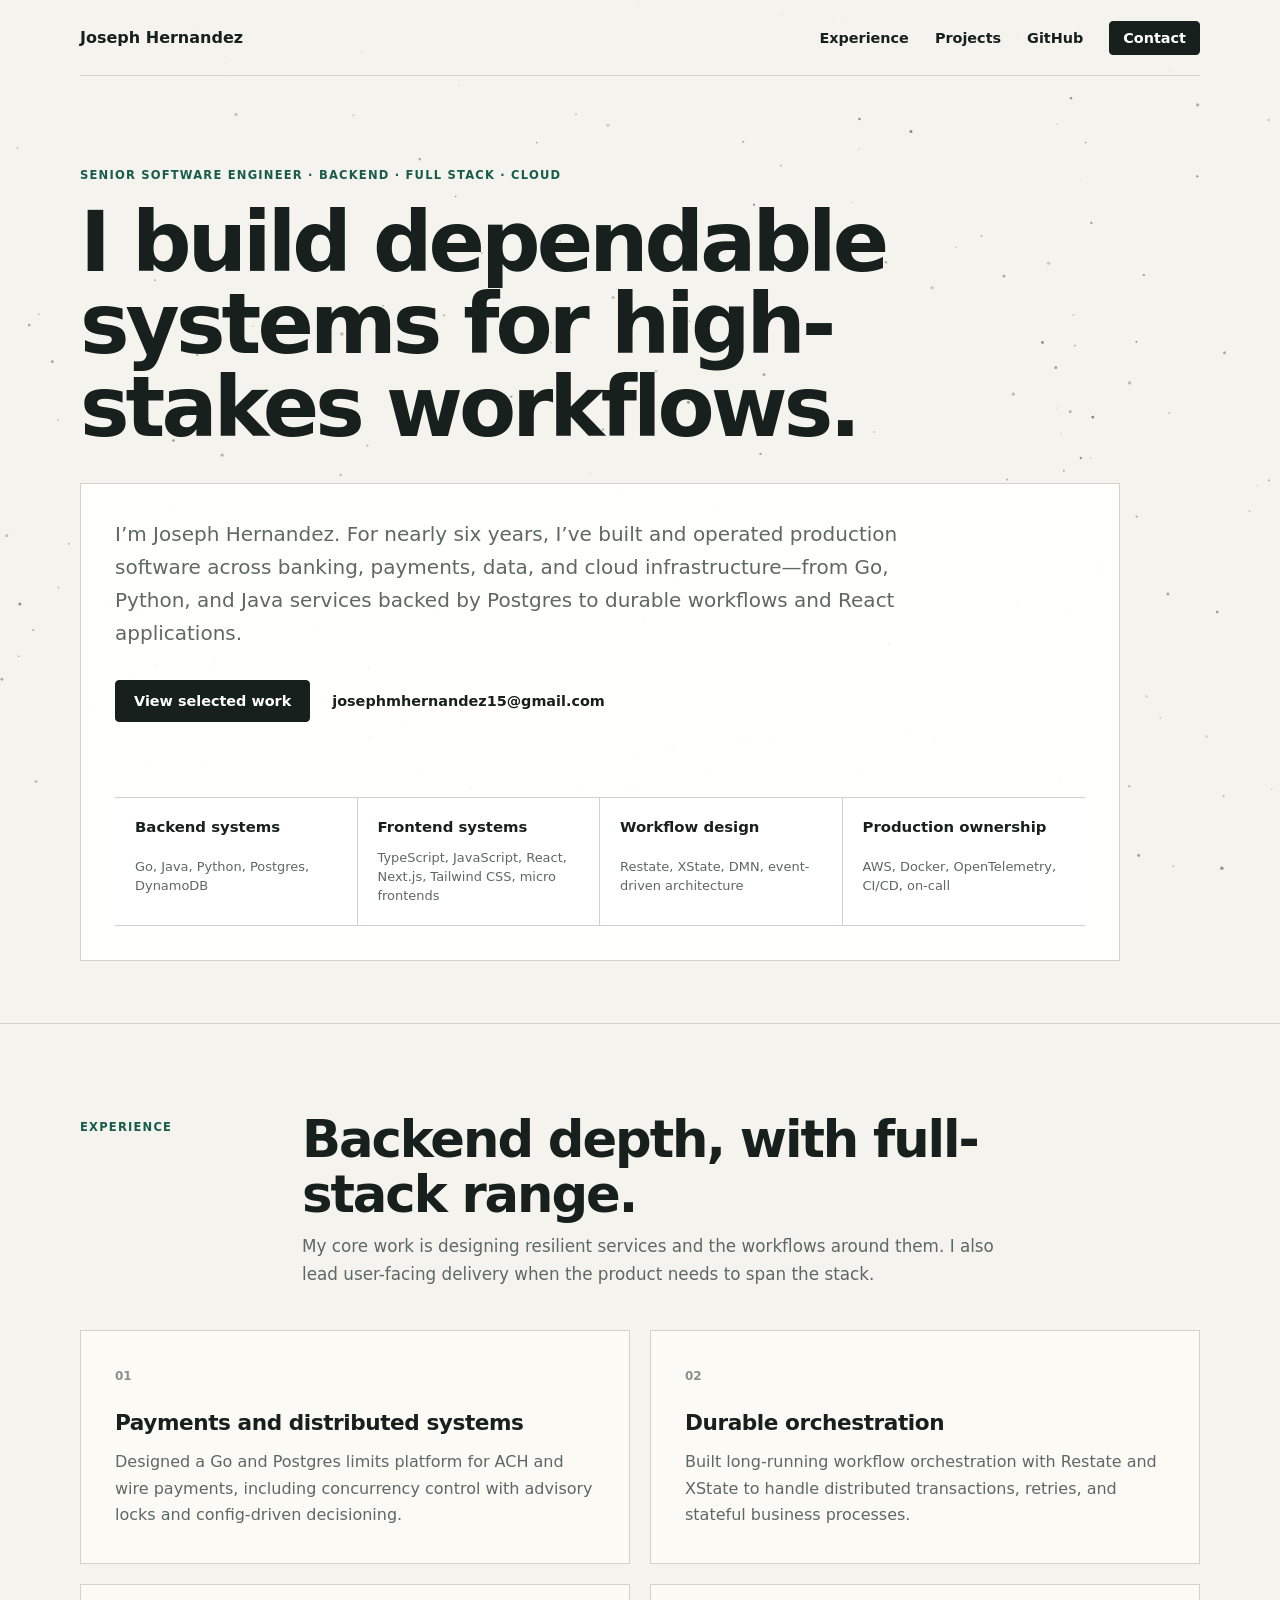
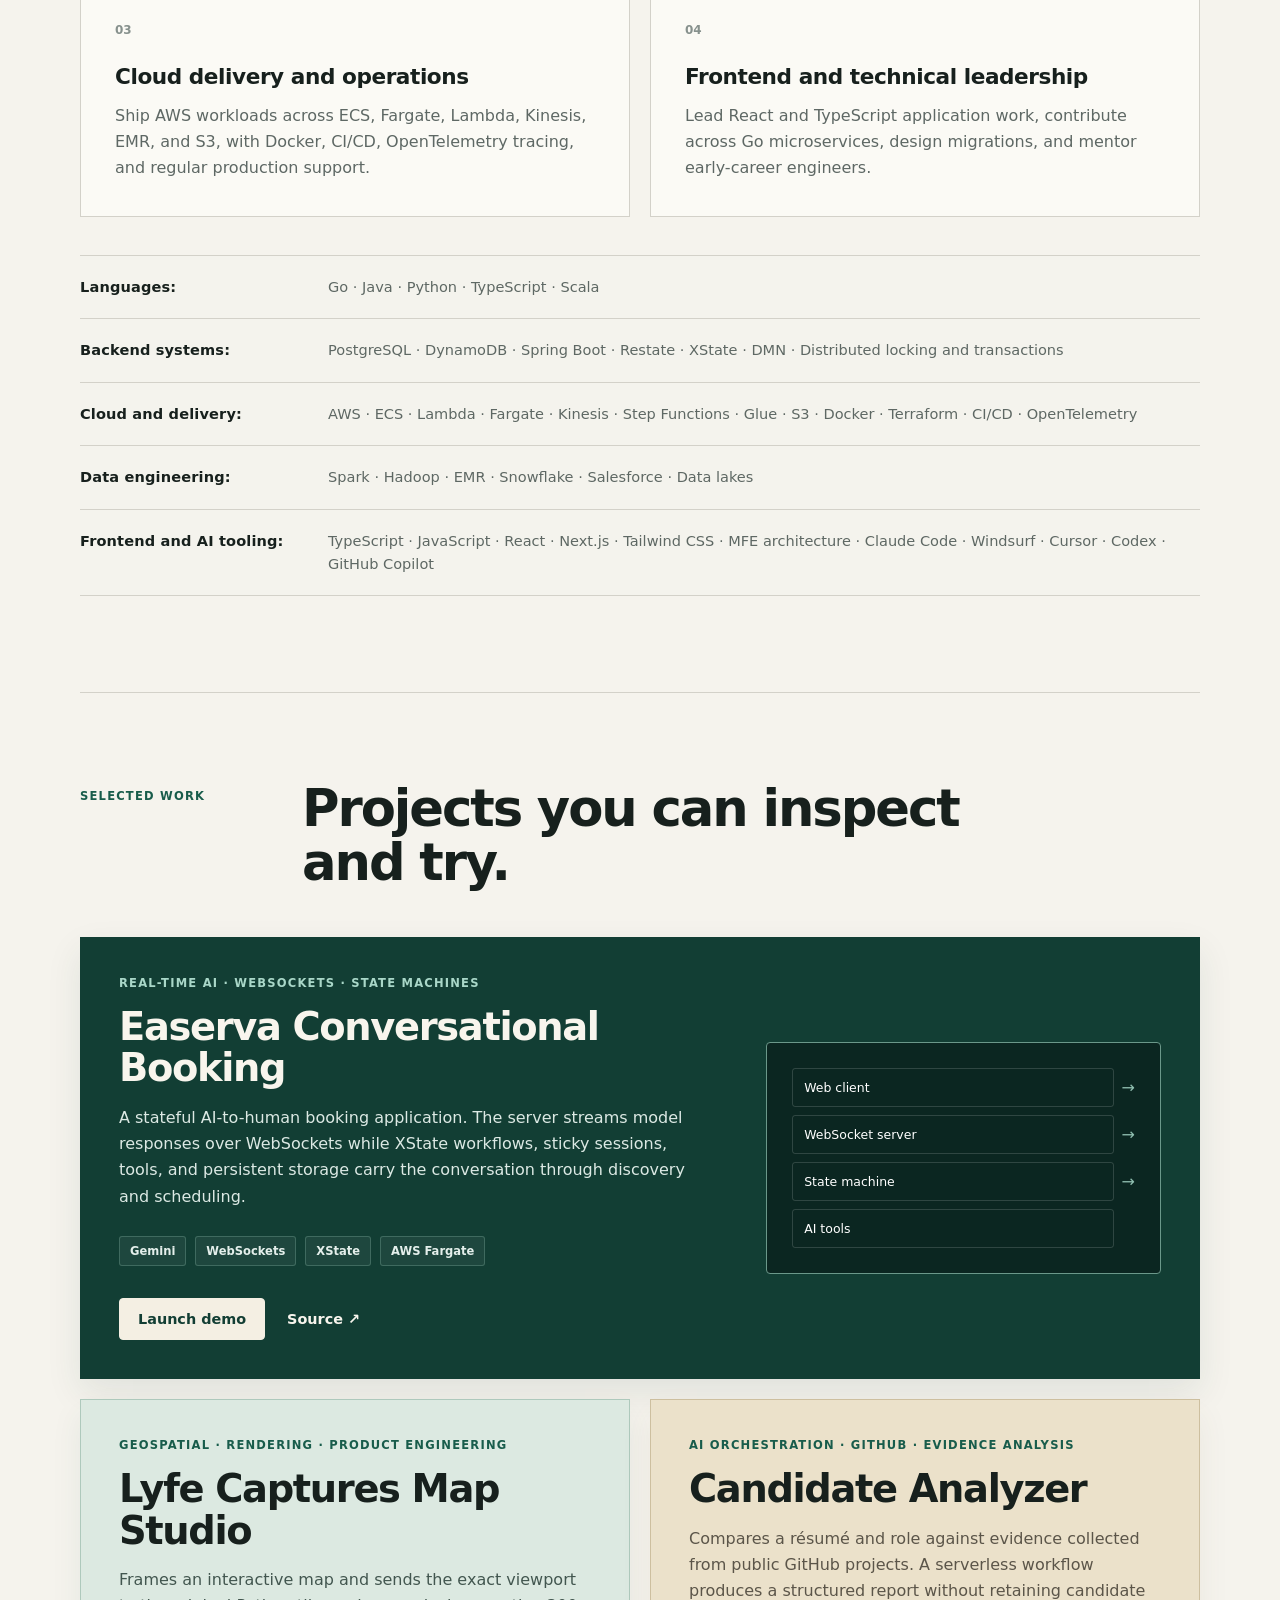
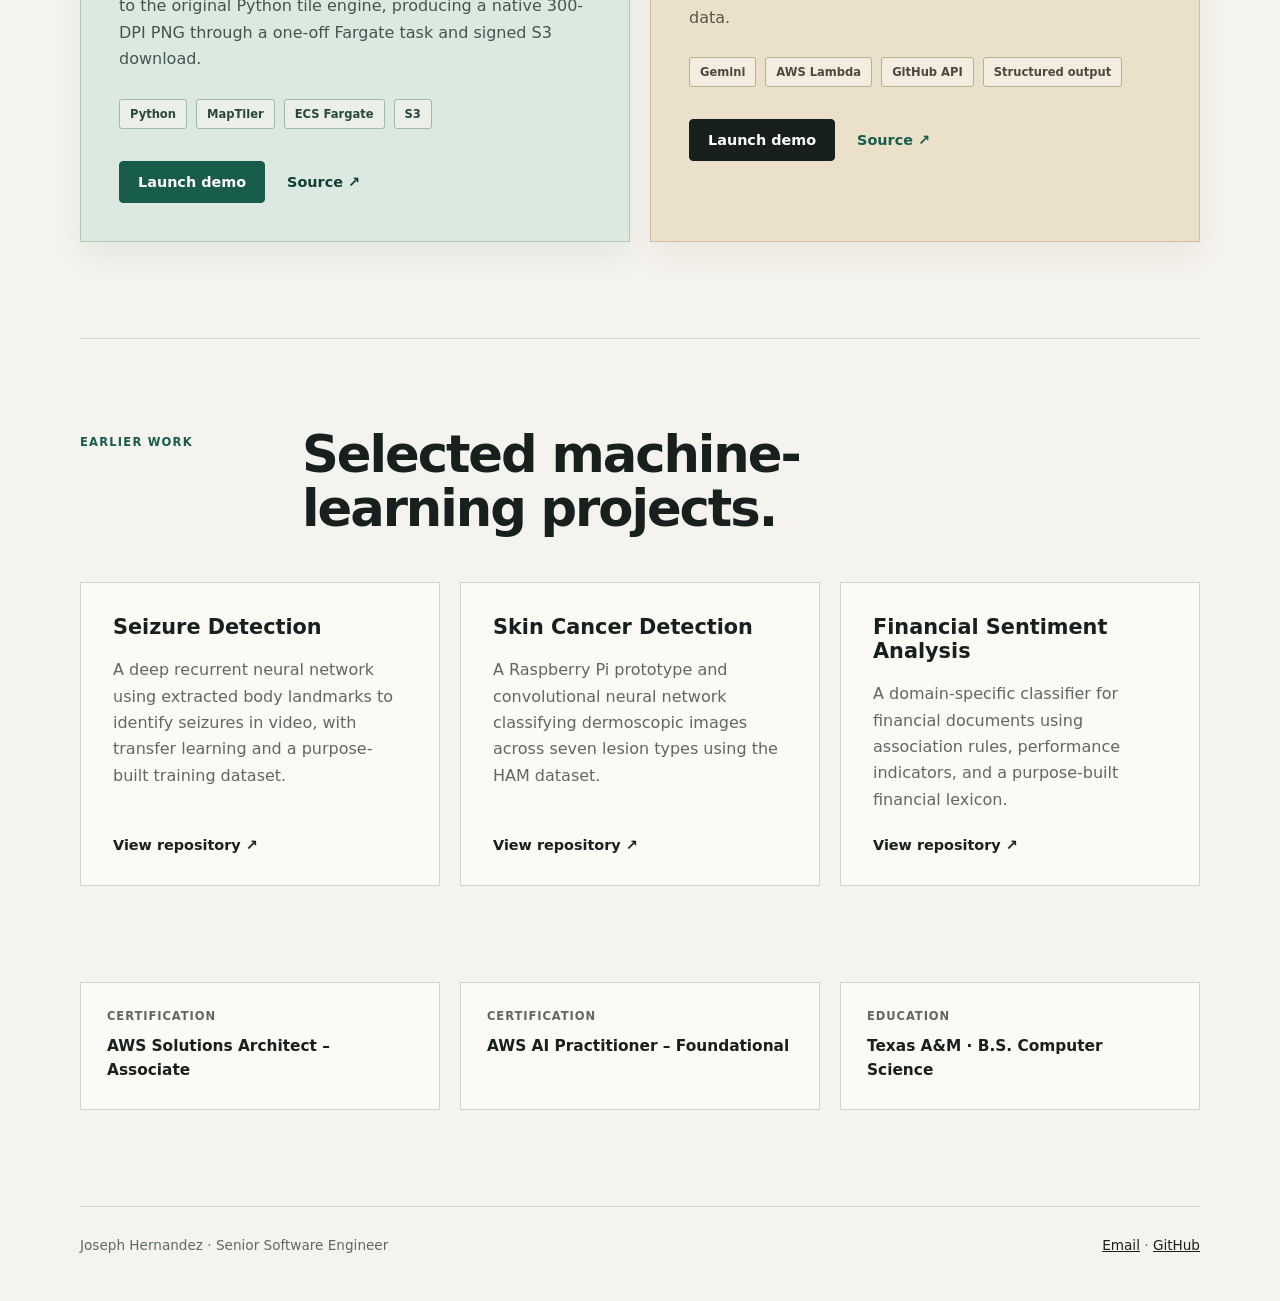
<file: index.html>
<!doctype html>
<html lang="en">
<head>
  <meta charset="utf-8">
  <meta name="viewport" content="width=device-width,initial-scale=1">
  <meta name="description" content="Joseph Hernandez is a senior software engineer building dependable backend, distributed, and cloud systems for banking and payments.">
  <link rel="canonical" href="https://josephmhernandez.com/">
  <meta property="og:title" content="Joseph Hernandez — Senior Software Engineer">
  <meta property="og:description" content="Production backend systems, durable workflows, AWS architecture, and selected engineering projects.">
  <meta property="og:type" content="website">
  <meta property="og:url" content="https://josephmhernandez.com/">
  <title>Joseph Hernandez — Senior Software Engineer</title>
  <link rel="stylesheet" href="/assets/site.css">
  <link rel="stylesheet" href="/assets/site-tuning.css">
  <script src="/assets/stars.js" defer></script>
</head>
<body>
  <canvas id="starfield" aria-hidden="true"></canvas>
  <nav class="nav wrap">
    <a class="brand" href="/">Joseph Hernandez</a>
    <div class="nav-links">
      <a href="#experience">Experience</a>
      <a href="#work">Projects</a>
      <a href="https://github.com/josephmhernandez" target="_blank" rel="noreferrer">GitHub</a>
      <a class="button small" href="mailto:josephmhernandez15@gmail.com">Contact</a>
    </div>
  </nav>

  <main>
    <section class="hero-shell">
      <div class="hero wrap">
        <p class="eyebrow">SENIOR SOFTWARE ENGINEER · BACKEND · FULL STACK · CLOUD</p>
        <h1>I build dependable systems for high-stakes workflows.</h1>
        <div class="hero-summary">
          <p class="lede">I’m Joseph Hernandez. For nearly six years, I’ve built and operated production software across banking, payments, data, and cloud infrastructure—from Go, Python, and Java services backed by Postgres to durable workflows and React applications.</p>
          <div class="actions">
            <a class="button light" href="#work">View selected work</a>
            <a class="text-link light-link" href="mailto:josephmhernandez15@gmail.com">josephmhernandez15@gmail.com</a>
          </div>
          <div class="hero-facts" aria-label="Professional focus">
            <div><strong>Backend systems</strong><span>Go, Java, Python, Postgres, DynamoDB</span></div>
            <div><strong>Frontend systems</strong><span>TypeScript, JavaScript, React, Next.js, Tailwind CSS, micro frontends</span></div>
            <div><strong>Workflow design</strong><span>Restate, XState, DMN, event-driven architecture</span></div>
            <div><strong>Production ownership</strong><span>AWS, Docker, OpenTelemetry, CI/CD, on-call</span></div>
          </div>
        </div>
      </div>
    </section>

    <section id="experience" class="experience wrap section">
      <div class="section-heading">
        <p class="eyebrow">EXPERIENCE</p>
        <div>
          <h2>Backend depth, with full-stack range.</h2>
          <p>My core work is designing resilient services and the workflows around them. I also lead user-facing delivery when the product needs to span the stack.</p>
        </div>
      </div>
      <div class="capability-grid">
        <article><span>01</span><h3>Payments and distributed systems</h3><p>Designed a Go and Postgres limits platform for ACH and wire payments, including concurrency control with advisory locks and config-driven decisioning.</p></article>
        <article><span>02</span><h3>Durable orchestration</h3><p>Built long-running workflow orchestration with Restate and XState to handle distributed transactions, retries, and stateful business processes.</p></article>
        <article><span>03</span><h3>Cloud delivery and operations</h3><p>Ship AWS workloads across ECS, Fargate, Lambda, Kinesis, EMR, and S3, with Docker, CI/CD, OpenTelemetry tracing, and regular production support.</p></article>
        <article><span>04</span><h3>Frontend and technical leadership</h3><p>Lead React and TypeScript application work, contribute across Go microservices, design migrations, and mentor early-career engineers.</p></article>
      </div>
      <div class="skills" aria-label="Technical skills">
        <div><strong>Languages:</strong><span>Go · Java · Python · TypeScript · Scala</span></div>
        <div><strong>Backend systems:</strong><span>PostgreSQL · DynamoDB · Spring Boot · Restate · XState · DMN · Distributed locking and transactions</span></div>
        <div><strong>Cloud and delivery:</strong><span>AWS · ECS · Lambda · Fargate · Kinesis · Step Functions · Glue · S3 · Docker · Terraform · CI/CD · OpenTelemetry</span></div>
        <div><strong>Data engineering:</strong><span>Spark · Hadoop · EMR · Snowflake · Salesforce · Data lakes</span></div>
        <div><strong>Frontend and AI tooling:</strong><span>TypeScript · JavaScript · React · Next.js · Tailwind CSS · MFE architecture · Claude Code · Windsurf · Cursor · Codex · GitHub Copilot</span></div>
      </div>
    </section>

    <section id="work" class="work wrap section">
      <div class="section-heading compact"><p class="eyebrow">SELECTED WORK</p><div><h2>Projects you can inspect and try.</h2></div></div>
      <div class="project-grid">
        <article class="project featured easerva-card">
          <div class="project-copy">
            <p class="project-label">REAL-TIME AI · WEBSOCKETS · STATE MACHINES</p>
            <h3>Easerva Conversational Booking</h3>
            <p>A stateful AI-to-human booking application. The server streams model responses over WebSockets while XState workflows, sticky sessions, tools, and persistent storage carry the conversation through discovery and scheduling.</p>
            <ul class="tags"><li>Gemini</li><li>WebSockets</li><li>XState</li><li>AWS Fargate</li></ul>
            <div class="project-actions"><a class="button" href="https://chat-demo.josephmhernandez.com/chat">Launch demo</a><a class="text-link" href="https://github.com/josephmhernandez/easerva-conversational-booking-demo">Source ↗</a></div>
          </div>
          <div class="system-view" aria-hidden="true"><span>Web client</span><i>→</i><span>WebSocket server</span><i>→</i><span>State machine</span><i>→</i><span>AI tools</span></div>
        </article>

        <article class="project map-card">
          <p class="project-label">GEOSPATIAL · RENDERING · PRODUCT ENGINEERING</p>
          <h3>Lyfe Captures Map Studio</h3>
          <p>Frames an interactive map and sends the exact viewport to the original Python tile engine, producing a native 300-DPI PNG through a one-off Fargate task and signed S3 download.</p>
          <ul class="tags"><li>Python</li><li>MapTiler</li><li>ECS Fargate</li><li>S3</li></ul>
          <div class="project-actions"><a class="button secondary" href="/demos/maps/">Launch demo</a><a class="text-link" href="https://github.com/josephmhernandez/tile-engine">Source ↗</a></div>
        </article>

        <article class="project candidate-card">
          <p class="project-label">AI ORCHESTRATION · GITHUB · EVIDENCE ANALYSIS</p>
          <h3>Candidate Analyzer</h3>
          <p>Compares a résumé and role against evidence collected from public GitHub projects. A serverless workflow produces a structured report without retaining candidate data.</p>
          <ul class="tags"><li>Gemini</li><li>AWS Lambda</li><li>GitHub API</li><li>Structured output</li></ul>
          <div class="project-actions"><a class="button secondary" href="/demos/candidate/">Launch demo</a><a class="text-link" href="https://github.com/josephmhernandez/backend-analyzer">Source ↗</a></div>
        </article>
      </div>
    </section>

    <section class="earlier wrap section">
      <div class="section-heading compact"><p class="eyebrow">EARLIER WORK</p><div><h2>Selected machine-learning projects.</h2></div></div>
      <div class="earlier-grid">
        <article><h3>Seizure Detection</h3><p>A deep recurrent neural network using extracted body landmarks to identify seizures in video, with transfer learning and a purpose-built training dataset.</p><a class="text-link" href="https://github.com/josephmhernandez/SeizureDetection">View repository ↗</a></article>
        <article><h3>Skin Cancer Detection</h3><p>A Raspberry Pi prototype and convolutional neural network classifying dermoscopic images across seven lesion types using the HAM dataset.</p><a class="text-link" href="https://github.com/josephmhernandez/SkinCancerDetection">View repository ↗</a></article>
        <article><h3>Financial Sentiment Analysis</h3><p>A domain-specific classifier for financial documents using association rules, performance indicators, and a purpose-built financial lexicon.</p><a class="text-link" href="https://github.com/josephmhernandez/FinancialSentimentAnalysis">View repository ↗</a></article>
      </div>
    </section>

    <section class="credentials wrap">
      <div><span>Certification</span><strong>AWS Solutions Architect – Associate</strong></div>
      <div><span>Certification</span><strong>AWS AI Practitioner – Foundational</strong></div>
      <div><span>Education</span><strong>Texas A&amp;M · B.S. Computer Science</strong></div>
    </section>
  </main>

  <footer class="wrap"><span>Joseph Hernandez · Senior Software Engineer</span><span><a href="mailto:josephmhernandez15@gmail.com">Email</a> · <a href="https://github.com/josephmhernandez">GitHub</a></span></footer>
</body>
</html>
</file>
<file: assets/site.css>
:root{--ink:#17201d;--paper:#f5f3ed;--card:#fbfaf6;--green:#185c4b;--navy:#0d1717;--line:#d3d1c9;--muted:#5e6864}
*{box-sizing:border-box}html{scroll-behavior:smooth}body{margin:0;background:var(--paper);color:var(--ink);font-family:Inter,ui-sans-serif,system-ui,-apple-system,BlinkMacSystemFont,"Segoe UI",sans-serif;-webkit-font-smoothing:antialiased}.wrap{width:min(1120px,calc(100% - 40px));margin-inline:auto}
.nav{height:76px;display:flex;align-items:center;justify-content:space-between;border-bottom:1px solid var(--line)}.brand{color:var(--ink);font-size:1rem;font-weight:750;text-decoration:none}.nav-links{display:flex;gap:26px;align-items:center}.nav-links a,.text-link{color:var(--ink);font-size:.9rem;font-weight:650;text-decoration:none}.nav-links a:hover,.text-link:hover{text-decoration:underline;text-underline-offset:4px}
.button{display:inline-flex;justify-content:center;padding:12px 18px;border:1px solid var(--ink);border-radius:4px;background:var(--ink);color:white!important;font-size:.9rem;font-weight:700;text-decoration:none!important;transition:background .18s ease,color .18s ease}.button:hover{background:var(--green)}.button.small{padding:8px 13px}.button.secondary{background:transparent;color:var(--ink)!important}.button.secondary:hover{background:var(--ink);color:white!important}.button.light{border-color:white;background:white;color:var(--navy)!important}.button.light:hover{background:#dfece7}
.hero-shell{position:relative;min-height:650px;overflow:hidden;background:radial-gradient(circle at 78% 22%,#1b3933 0,var(--navy) 43%,#091111 100%);color:white}#starfield{position:absolute;inset:0;width:100%;height:100%;opacity:.72}.hero{position:relative;z-index:1;padding:92px 0 62px}.eyebrow,.project-label{margin:0;color:var(--green);font-size:.72rem;font-weight:750;letter-spacing:.105em}.hero .eyebrow{color:#9dd2c2}h1,h2,h3{font-family:inherit}h1{max-width:940px;margin:20px 0 25px;font-size:clamp(3rem,6.5vw,5.8rem);font-weight:720;letter-spacing:-.047em;line-height:.99}.lede{max-width:785px;margin:0;color:#d2ddda;font-size:clamp(1.05rem,1.8vw,1.25rem);line-height:1.65}.actions,.project-actions{display:flex;align-items:center;gap:22px;margin-top:30px}.light-link{color:#e5efec!important}.hero-facts{display:grid;grid-template-columns:repeat(3,1fr);margin-top:75px;border-top:1px solid #ffffff32;border-bottom:1px solid #ffffff32}.hero-facts div{display:grid;gap:6px;padding:20px 24px;border-right:1px solid #ffffff32}.hero-facts div:first-child{padding-left:0}.hero-facts div:last-child{border:0}.hero-facts strong{font-size:.93rem}.hero-facts span{color:#aebdb8;font-size:.81rem;line-height:1.45}
.section{padding:96px 0}.section-heading{display:grid;grid-template-columns:180px 1fr;gap:42px;margin-bottom:42px}.section-heading h2{max-width:720px;margin:-8px 0 12px;font-size:clamp(2rem,4vw,3.55rem);letter-spacing:-.04em;line-height:1.06}.section-heading>div>p{max-width:720px;margin:0;color:var(--muted);font-size:1.05rem;line-height:1.65}.section-heading.compact{margin-bottom:35px}
.capability-grid{display:grid;grid-template-columns:1fr 1fr;border:1px solid var(--line)}.capability-grid article{min-height:230px;padding:30px;background:var(--card);border-right:1px solid var(--line);border-bottom:1px solid var(--line)}.capability-grid article:nth-child(2n){border-right:0}.capability-grid article:nth-child(n+3){border-bottom:0}.capability-grid article>span{color:#87918d;font-size:.75rem;font-weight:700}.capability-grid h3{margin:28px 0 12px;font-size:1.35rem;letter-spacing:-.02em}.capability-grid p,.project p:not(.project-label),.earlier-grid p{color:var(--muted);line-height:1.65}.skills{margin-top:30px;border-top:1px solid var(--line)}.skills div{display:grid;grid-template-columns:190px 1fr;gap:20px;padding:14px 0;border-bottom:1px solid var(--line);font-size:.91rem}.skills span{color:var(--muted)}
.work{border-top:1px solid var(--line)}.project-grid{display:grid;grid-template-columns:1fr 1fr;gap:16px}.project{position:relative;min-height:400px;padding:34px;border:1px solid var(--line);background:var(--card)}.project.featured{grid-column:1/-1;display:grid;grid-template-columns:1.2fr .8fr;gap:55px;min-height:430px}.project h3{margin:16px 0;font-size:clamp(1.7rem,3vw,2.65rem);letter-spacing:-.035em;line-height:1.08}.tags{display:flex;flex-wrap:wrap;gap:8px;margin:24px 0 0;padding:0;list-style:none}.tags li{padding:7px 9px;border:1px solid var(--line);border-radius:3px;color:var(--muted);font-size:.72rem;font-weight:650}.system-view{align-self:center;display:grid;grid-template-columns:1fr auto;gap:8px;align-items:center;padding:25px;border:1px solid #37524a;border-radius:4px;background:var(--navy);color:white}.system-view span{padding:11px;border:1px solid #ffffff26;border-radius:3px;font-size:.78rem}.system-view i{color:#8fbeaf;font-style:normal}
.earlier{border-top:1px solid var(--line)}.earlier-grid{display:grid;grid-template-columns:repeat(3,1fr);border:1px solid var(--line)}.earlier-grid article{min-height:280px;padding:28px;background:var(--card);border-right:1px solid var(--line)}.earlier-grid article:last-child{border:0}.earlier-grid h3{margin:0 0 15px;font-size:1.3rem}.earlier-grid .text-link{display:inline-block;margin-top:14px}
.credentials{display:grid;grid-template-columns:repeat(3,1fr);margin-bottom:96px;border-top:1px solid var(--line);border-bottom:1px solid var(--line)}.credentials div{display:grid;gap:7px;padding:22px;border-right:1px solid var(--line)}.credentials div:first-child{padding-left:0}.credentials div:last-child{border:0}.credentials span{color:var(--muted);font-size:.72rem;font-weight:700;text-transform:uppercase;letter-spacing:.08em}.credentials strong{font-size:.91rem;line-height:1.4}footer{display:flex;justify-content:space-between;padding:30px 0 48px;border-top:1px solid var(--line);color:var(--muted);font-size:.85rem}footer a{color:var(--ink)}
@media(max-width:780px){.nav-links>a:not(.button){display:none}.hero-shell{min-height:auto}.hero{padding:72px 0 45px}h1{font-size:clamp(2.7rem,13vw,4.2rem)}.hero-facts,.capability-grid,.project-grid,.earlier-grid,.credentials{grid-template-columns:1fr}.hero-facts div,.hero-facts div:first-child{padding:17px 0;border-right:0;border-bottom:1px solid #ffffff32}.hero-facts div:last-child{border-bottom:0}.section{padding:70px 0}.section-heading{grid-template-columns:1fr;gap:22px}.capability-grid article,.capability-grid article:nth-child(2n),.capability-grid article:nth-child(n+3){border-right:0;border-bottom:1px solid var(--line)}.capability-grid article:last-child{border-bottom:0}.skills div{grid-template-columns:1fr;gap:6px}.project.featured{grid-column:auto;display:block}.system-view{margin-top:36px}.earlier-grid article{min-height:auto;border-right:0;border-bottom:1px solid var(--line)}.credentials div,.credentials div:first-child{padding:18px 0;border-right:0;border-bottom:1px solid var(--line)}.credentials div:last-child{border-bottom:0}}
@media(max-width:520px){.wrap{width:min(100% - 28px,1120px)}.brand{font-size:.9rem}.actions,.project-actions{align-items:flex-start;flex-direction:column;gap:15px}.project{min-height:auto;padding:26px}.system-view{grid-template-columns:1fr}.system-view i{transform:rotate(90deg);justify-self:center}footer{flex-direction:column;gap:12px}}
@media(prefers-reduced-motion:reduce){html{scroll-behavior:auto}}
</file>
<file: assets/site-tuning.css>
.hero-shell {
  min-height: 650px;
  background: transparent;
  color: var(--ink);
  border-bottom: 1px solid var(--line);
}

#starfield {
  position: fixed;
  inset: 0;
  z-index: 0;
  width: 100vw;
  height: 100vh;
  opacity: .52;
  pointer-events: none;
}

.nav,
main,
footer {
  position: relative;
  z-index: 1;
}

.nav {
  background: #f5f3edf0;
}

.hero {
  background: transparent;
}

.hero-summary {
  max-width: 1040px;
  margin-top: 34px;
  padding: 34px;
  border: 1px solid var(--line);
  background: #fffffff0;
}

.hero .eyebrow {
  color: var(--green);
}

.lede {
  color: var(--muted);
}

.light-link {
  color: var(--ink) !important;
}

.button.light {
  border-color: var(--ink);
  background: var(--ink);
  color: #fff !important;
}

.button.light:hover {
  background: var(--green);
}

.hero-facts {
  grid-template-columns: repeat(4, minmax(0, 1fr));
  border-color: var(--line);
  background: #fffffff0;
}

.capability-grid article,
.project,
.earlier-grid article {
  background: #fbfaf6f2;
}

.capability-grid {
  gap: 20px;
  border: 0;
}

.capability-grid article,
.capability-grid article:nth-child(2n),
.capability-grid article:nth-child(n+3) {
  padding: 34px;
  border: 1px solid var(--line);
}

.capability-grid h3 {
  margin: 26px 0 14px;
}

.capability-grid p {
  margin: 0;
}

.skills,
.credentials,
footer {
  background: #f5f3ede8;
}

.hero-facts div {
  padding-inline: 20px;
  border-color: var(--line);
}

.hero-facts div:first-child {
  padding-left: 20px;
}

.hero-facts span {
  color: var(--muted);
}

.hero-facts strong,
.hero-facts span {
  display: block;
}

.hero-facts strong {
  margin-bottom: 7px;
}

.skills {
  margin-top: 38px;
}

.skills div {
  grid-template-columns: 210px minmax(0, 1fr);
  gap: 38px;
  padding: 20px 0;
  line-height: 1.55;
}

.skills strong {
  display: block;
  letter-spacing: .01em;
}

.skills span {
  display: block;
}

.project-grid {
  gap: 20px;
}

.project {
  padding: 38px;
  transition: transform .2s ease, box-shadow .2s ease, border-color .2s ease;
}

.project:hover {
  transform: translateY(-4px);
}

.easerva-card {
  border-color: #123e34;
  background: #123e34;
  color: #f8f5ed;
  box-shadow: 0 14px 34px #123e3417;
}

.easerva-card:hover {
  border-color: #0b2d26;
  box-shadow: 0 20px 44px #123e3438;
}

.easerva-card .project-label {
  color: #a9d7c8;
}

.easerva-card p:not(.project-label) {
  color: #dce9e4;
}

.easerva-card .tags li {
  border-color: #8ab8a94f;
  background: #ffffff0d;
  color: #e4efeb;
}

.easerva-card .button {
  border-color: #f4efe3;
  background: #f4efe3;
  color: #123e34 !important;
}

.easerva-card .button:hover {
  border-color: #add8ca;
  background: #add8ca;
  color: #0d1717 !important;
}

.easerva-card .text-link {
  color: #f8f5ed;
}

.easerva-card .system-view {
  border-color: #6b988a;
  background: #0b2621;
}

.map-card {
  border-color: #aec9bc;
  background: #dce9e1;
  box-shadow: 0 14px 30px #185c4b12;
}

.map-card:hover {
  border-color: #7ba392;
  box-shadow: 0 20px 40px #185c4b28;
}

.map-card p:not(.project-label) {
  color: #42564f;
}

.map-card .tags li {
  border-color: #9bbbad;
  background: #f6f4ed99;
  color: #28483e;
}

.map-card .button.secondary {
  border-color: #185c4b;
  background: #185c4b;
  color: #fff !important;
}

.map-card .button.secondary:hover {
  border-color: #0d1717;
  background: #0d1717;
}

.map-card .text-link {
  color: #123e34;
}

.candidate-card {
  border-color: #cdbf9f;
  background: #ebe1ca;
  box-shadow: 0 14px 30px #66563512;
}

.candidate-card:hover {
  border-color: #aa966d;
  box-shadow: 0 20px 40px #66563529;
}

.candidate-card p:not(.project-label) {
  color: #5b5549;
}

.candidate-card .tags li {
  border-color: #bdae8d;
  background: #fbfaf680;
  color: #4d493f;
}

.candidate-card .button.secondary {
  border-color: #17201d;
  background: #17201d;
  color: #fff !important;
}

.candidate-card .button.secondary:hover {
  border-color: #185c4b;
  background: #185c4b;
}

.candidate-card .text-link {
  color: #185c4b;
}

.project p:not(.project-label) {
  margin: 0;
}

.tags {
  gap: 9px;
  margin-top: 26px;
}

.tags li {
  padding: 7px 10px;
}

.project-actions {
  margin-top: 32px;
}

.earlier-grid {
  gap: 20px;
  border: 0;
}

.earlier-grid article,
.earlier-grid article:last-child {
  display: flex;
  min-height: 300px;
  padding: 32px;
  flex-direction: column;
  border: 1px solid var(--line);
}

.earlier-grid h3 {
  margin-bottom: 18px;
}

.earlier-grid p {
  margin: 0;
}

.earlier-grid .text-link {
  margin-top: auto;
  padding-top: 24px;
}

.credentials {
  gap: 20px;
  border: 0;
  background: transparent;
}

.credentials div,
.credentials div:first-child,
.credentials div:last-child {
  min-height: 124px;
  padding: 26px;
  align-content: start;
  gap: 12px;
  border: 1px solid var(--line);
  background: #fbfaf6f2;
}

.credentials strong {
  font-size: .96rem;
  line-height: 1.55;
}

@media (max-width: 780px) {
  .nav-links > a:not(.button) {
    display: inline;
  }

  .nav-links a[href="#experience"] {
    display: none;
  }

  .nav-links {
    gap: 16px;
  }

  .hero {
    padding: 68px 0 46px;
    background: transparent;
  }

  .hero-summary {
    margin-top: 28px;
    padding: 24px;
  }

  h1 {
    line-height: 1.01;
  }

  .lede {
    font-size: 1.05rem;
  }

  .hero-facts {
    grid-template-columns: 1fr;
    margin-top: 44px;
    gap: 14px;
    border: 0;
    background: transparent;
  }

  .hero-facts div,
  .hero-facts div:first-child {
    display: block;
    padding: 20px;
    border: 1px solid var(--line);
    background: #fffffff0;
  }

  .hero-facts div:last-child {
    border: 1px solid var(--line);
  }

  .hero-facts strong {
    margin-bottom: 9px;
    line-height: 1.25;
  }

  .hero-facts span {
    line-height: 1.55;
  }

  .section {
    padding: 72px 0;
  }

  .section-heading {
    gap: 22px;
    margin-bottom: 36px;
  }

  .section-heading h2 {
    margin: 0;
    font-size: 2.25rem;
  }

  .capability-grid article,
  .capability-grid article:nth-child(2n),
  .capability-grid article:nth-child(n+3) {
    min-height: auto;
    padding: 28px;
    border: 1px solid var(--line);
  }

  .capability-grid {
    gap: 16px;
  }

  .capability-grid h3 {
    margin-top: 20px;
  }

  .skills {
    margin-top: 34px;
  }

  .skills div {
    grid-template-columns: 1fr;
    gap: 7px;
    padding: 18px 0;
    line-height: 1.6;
  }

  .skills strong {
    margin-bottom: 4px;
  }

  .project-grid {
    gap: 18px;
  }

  .project {
    min-height: auto;
    padding: 30px;
  }

  .project:hover {
    transform: none;
  }

  .project p:not(.project-label) {
    font-size: .95rem;
  }

  .tags {
    margin-top: 24px;
  }

  .project-actions {
    margin-top: 28px;
  }

  .system-view {
    margin-top: 38px;
  }

  .earlier-grid article {
    padding: 28px;
  }

  .earlier-grid {
    gap: 16px;
  }

  .earlier-grid article,
  .earlier-grid article:last-child {
    min-height: 250px;
    border: 1px solid var(--line);
  }

  .credentials {
    gap: 14px;
  }

  .credentials div,
  .credentials div:first-child,
  .credentials div:last-child {
    min-height: auto;
    padding: 24px;
    border: 1px solid var(--line);
  }
}

@media (max-width: 520px) {
  .wrap {
    width: min(100% - 30px, 1120px);
  }

  .nav {
    height: 68px;
  }

  .brand {
    font-size: .88rem;
  }

  .nav-links {
    gap: 12px;
  }

  .nav-links a[href="https://github.com/josephmhernandez"] {
    display: none;
  }

  .nav-links a {
    font-size: .82rem;
  }

  .hero {
    padding-top: 58px;
  }

  .hero-summary {
    margin-top: 24px;
    padding: 20px;
  }

  .hero-facts {
    margin-top: 38px;
    gap: 12px;
  }

  .hero-facts div,
  .hero-facts div:first-child,
  .hero-facts div:last-child {
    padding: 18px;
  }

  .hero .eyebrow,
  .project-label {
    line-height: 1.55;
  }

  h1 {
    margin-top: 16px;
    font-size: clamp(2.55rem, 12.5vw, 3.55rem);
  }

  .actions,
  .project-actions {
    align-items: stretch;
    gap: 14px;
  }

  .actions .text-link,
  .project-actions .text-link {
    padding: 4px 0;
  }

  .button {
    width: 100%;
  }

  .section {
    padding: 62px 0;
  }

  .section-heading h2 {
    font-size: 2rem;
  }

  .project {
    padding: 25px;
  }

  .project h3 {
    font-size: 1.75rem;
  }

  .earlier-grid article {
    padding: 25px;
  }

  .earlier-grid article,
  .earlier-grid article:last-child {
    min-height: auto;
  }

  .credentials {
    margin-bottom: 70px;
  }

  footer {
    line-height: 1.55;
  }
}
</file>
